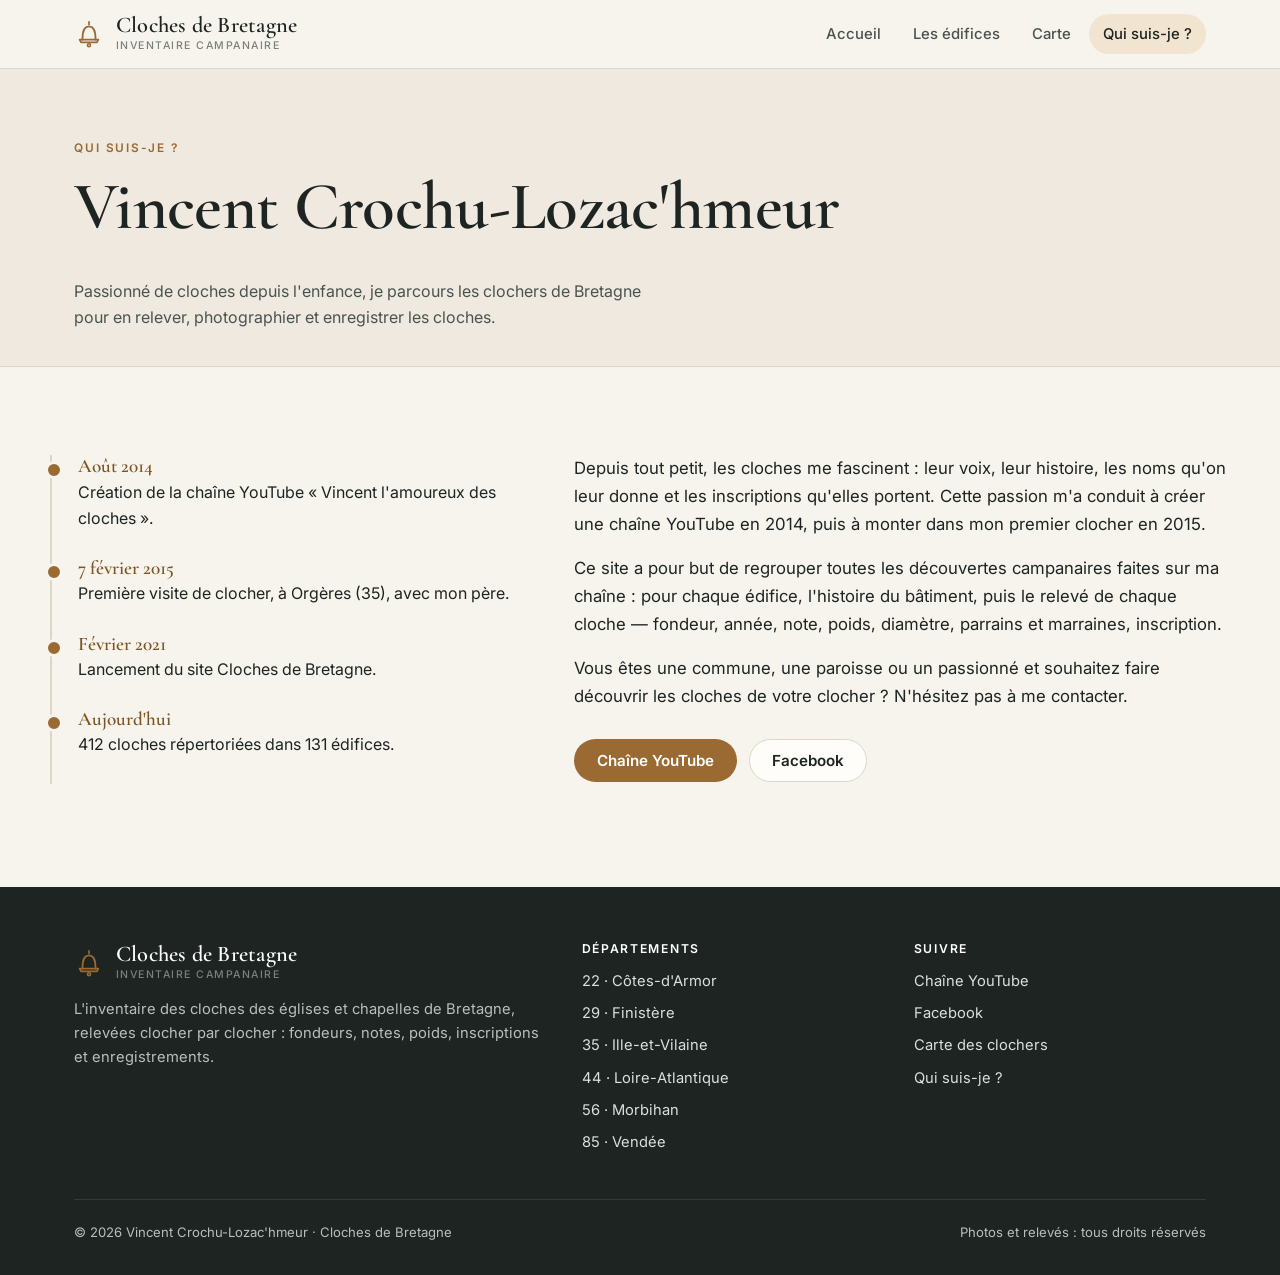
<file: a-propos.html>
<!doctype html>
<html lang="fr">
<head>
<meta charset="utf-8">
<meta name="viewport" content="width=device-width, initial-scale=1">
<title>Qui suis-je ? | Cloches de Bretagne</title>
<meta name="description" content="Vincent Crochu-Lozac'hmeur, passionné de campanologie, auteur de la chaîne YouTube « Vincent l'amoureux des cloches ».">
<link rel="preconnect" href="https://fonts.googleapis.com">
<link rel="preconnect" href="https://fonts.gstatic.com" crossorigin>
<link href="https://fonts.googleapis.com/css2?family=Cormorant+Garamond:ital,wght@0,500;0,600;1,500&family=Inter:wght@400;500;600&display=swap" rel="stylesheet">
<link rel="stylesheet" href="assets/style.css">
<link rel="icon" href="assets/favicon.svg">
</head>
<body data-page="apropos">
<main id="main">
  <div class="page-head"><div class="wrap">
    <span class="eyebrow">Qui suis-je ?</span><h1>Vincent Crochu-Lozac'hmeur</h1>
    <p>Passionné de cloches depuis l'enfance, je parcours les clochers de Bretagne pour en relever, photographier et enregistrer les cloches.</p>
  </div></div>
  <div class="wrap section">
    <div class="about">
      <ol class="timeline">
        <li><time>Août 2014</time>Création de la chaîne YouTube « Vincent l'amoureux des cloches ».</li>
        <li><time>7 février 2015</time>Première visite de clocher, à Orgères (35), avec mon père.</li>
        <li><time>Février 2021</time>Lancement du site Cloches de Bretagne.</li>
        <li><time>Aujourd'hui</time>412 cloches répertoriées dans 131 édifices.</li>
      </ol>
      <div class="prose">
        <p>Depuis tout petit, les cloches me fascinent : leur voix, leur histoire, les noms qu'on leur donne et les inscriptions qu'elles portent. Cette passion m'a conduit à créer une chaîne YouTube en 2014, puis à monter dans mon premier clocher en 2015.</p>
        <p>Ce site a pour but de regrouper toutes les découvertes campanaires faites sur ma chaîne : pour chaque édifice, l'histoire du bâtiment, puis le relevé de chaque cloche — fondeur, année, note, poids, diamètre, parrains et marraines, inscription.</p>
        <p>Vous êtes une commune, une paroisse ou un passionné et souhaitez faire découvrir les cloches de votre clocher ? N'hésitez pas à me contacter.</p>
        <p style="display:flex;gap:12px;flex-wrap:wrap;margin-top:28px">
          <a class="btn btn-primary" href="https://www.youtube.com/channel/UCS46PbsI2C1U1CsxqMljhxg" target="_blank" rel="noopener">Chaîne YouTube</a>
          <a class="btn btn-line" href="https://www.facebook.com/profile.php?id=100012749742581" target="_blank" rel="noopener">Facebook</a>
        </p>
      </div>
    </div>
  </div>
</main>
<script src="assets/data.js"></script>
<script src="assets/app.js"></script>
</body>
</html>
</file>
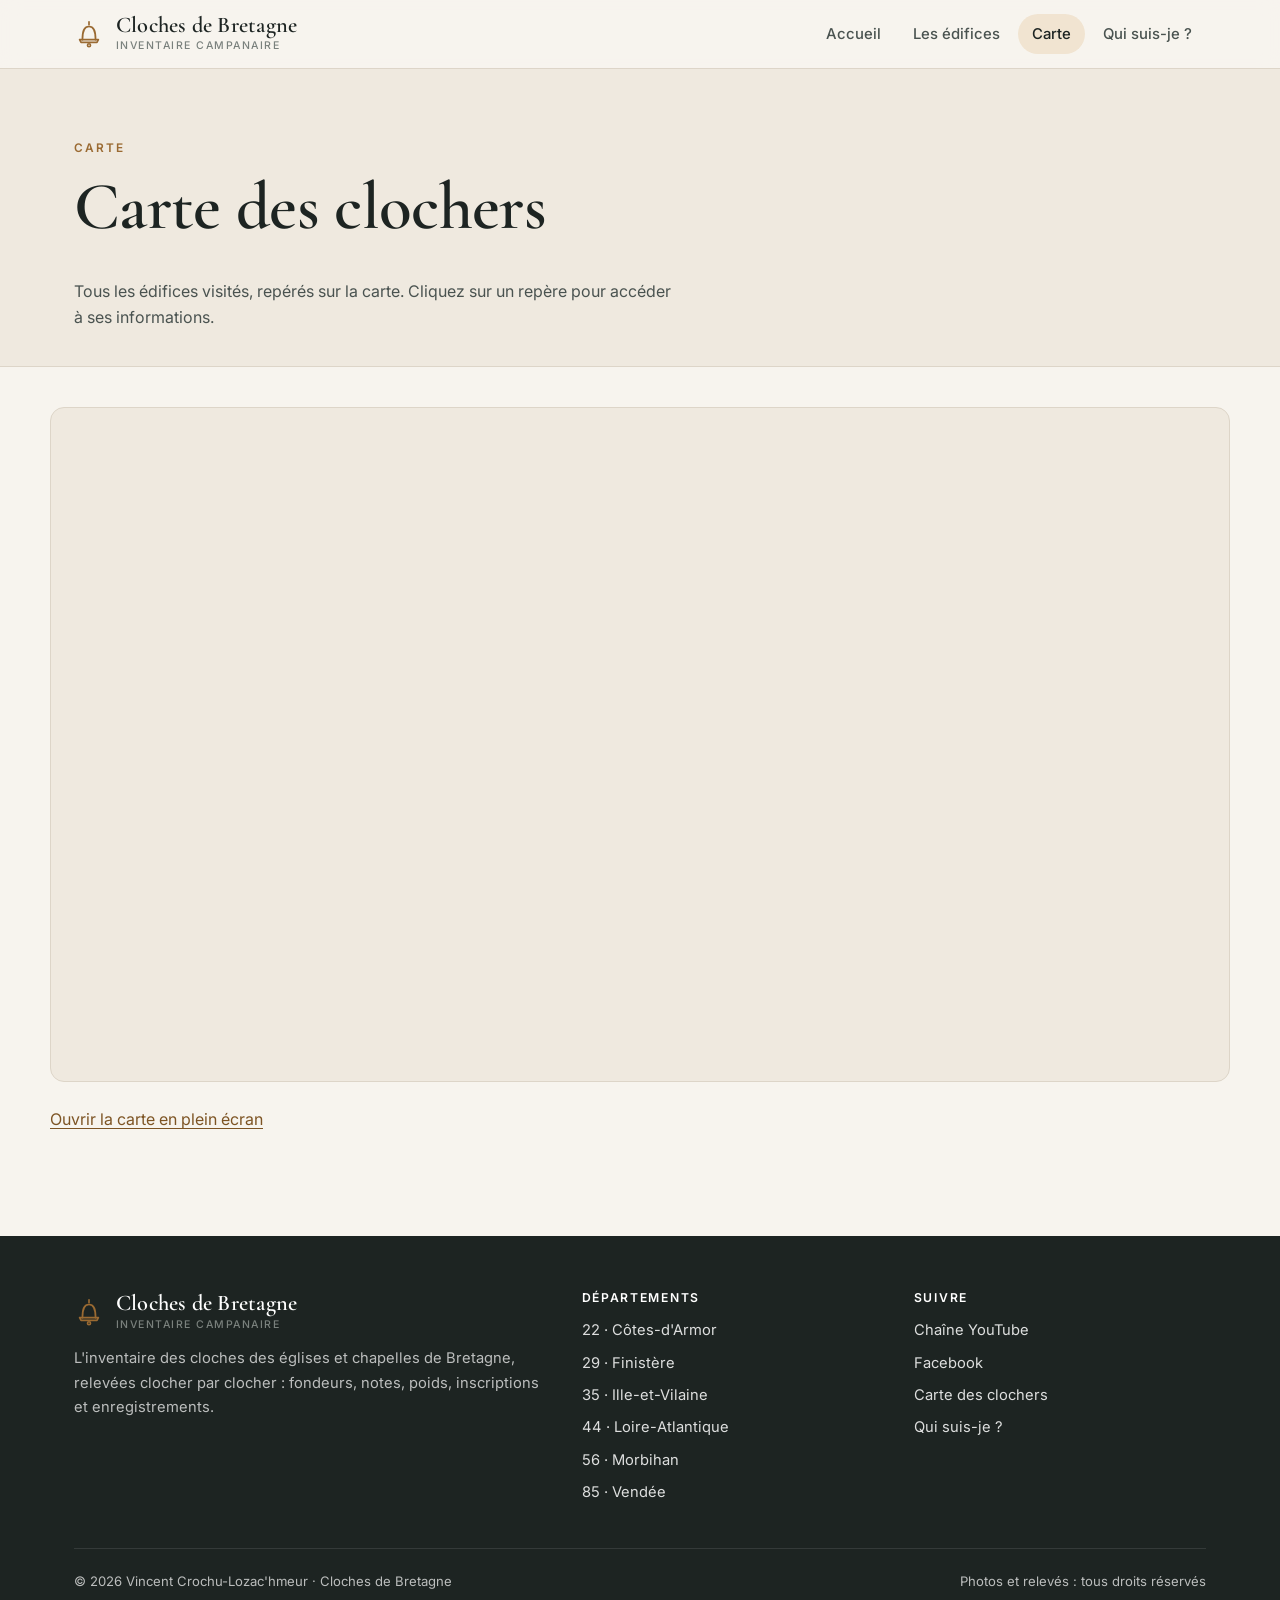
<file: carte.html>
<!doctype html>
<html lang="fr">
<head>
<meta charset="utf-8">
<meta name="viewport" content="width=device-width, initial-scale=1">
<title>Carte des clochers | Cloches de Bretagne</title>
<meta name="description" content="Carte de tous les clochers visités et des cloches répertoriées en Bretagne.">
<link rel="preconnect" href="https://fonts.googleapis.com">
<link rel="preconnect" href="https://fonts.gstatic.com" crossorigin>
<link href="https://fonts.googleapis.com/css2?family=Cormorant+Garamond:ital,wght@0,500;0,600;1,500&family=Inter:wght@400;500;600&display=swap" rel="stylesheet">
<link rel="stylesheet" href="assets/style.css">
<link rel="icon" href="assets/favicon.svg">
</head>
<body data-page="carte">
<main id="main">
  <div class="page-head"><div class="wrap">
    <span class="eyebrow">Carte</span><h1>Carte des clochers</h1>
    <p>Tous les édifices visités, repérés sur la carte. Cliquez sur un repère pour accéder à ses informations.</p>
  </div></div>
  <div class="wrap section" style="padding-top:40px">
    <iframe class="map-frame" src="https://www.google.com/maps/d/embed?mid=1NNnH5r6d9JB9Y7G9RYxxBwg8gZaHZCq2" title="Carte des clochers visités" loading="lazy"></iframe>
    <p style="margin-top:16px"><a href="https://www.google.com/maps/d/viewer?mid=1NNnH5r6d9JB9Y7G9RYxxBwg8gZaHZCq2" target="_blank" rel="noopener">Ouvrir la carte en plein écran</a></p>
  </div>
</main>
<script src="assets/data.js"></script>
<script src="assets/app.js"></script>
</body>
</html>
</file>
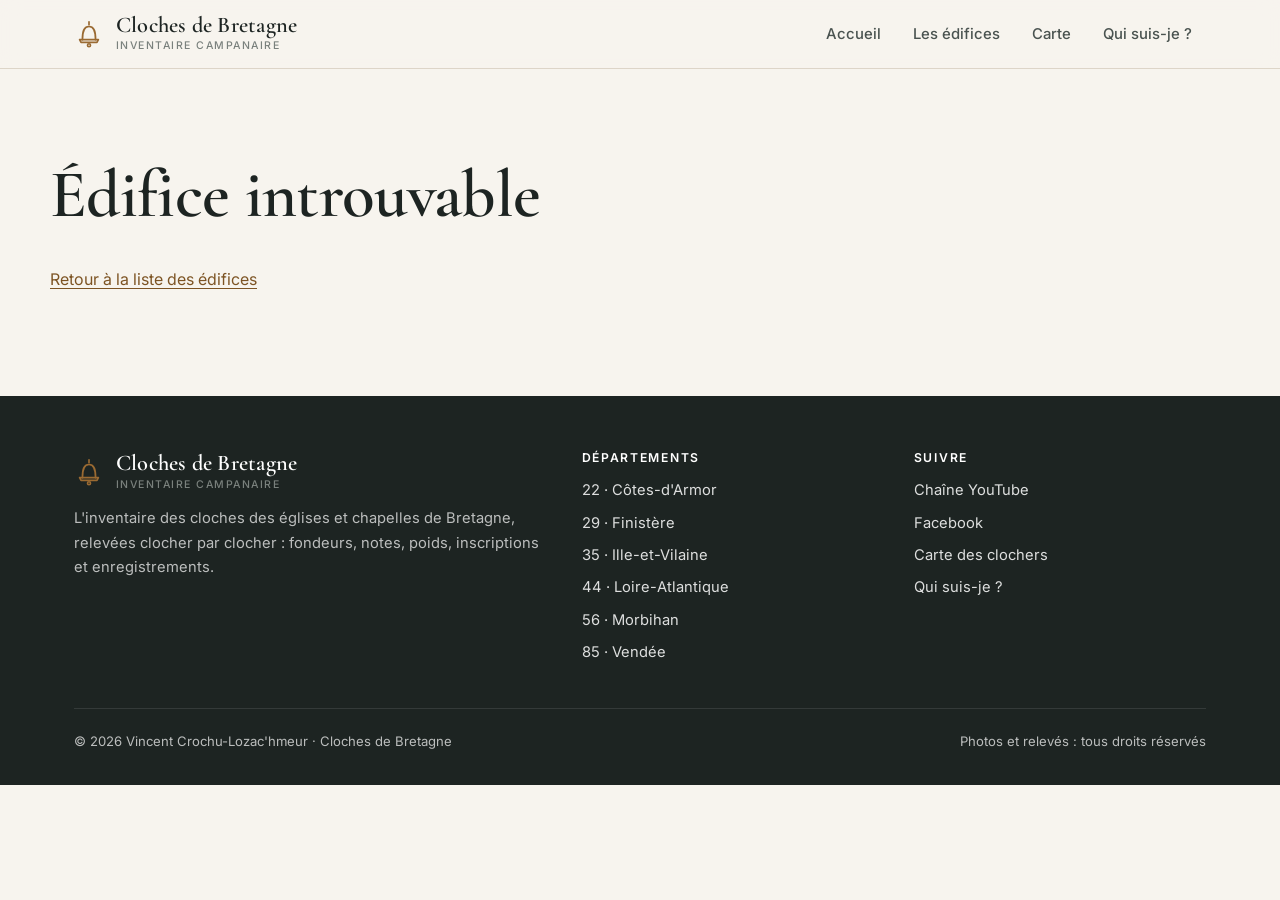
<file: edifice.html>
<!doctype html>
<html lang="fr">
<head>
<meta charset="utf-8">
<meta name="viewport" content="width=device-width, initial-scale=1">
<title>Fiche édifice | Cloches de Bretagne</title>
<meta name="description" content="Relevé campanaire : histoire de l'édifice, cloches, fondeurs, notes et inscriptions.">
<link rel="preconnect" href="https://fonts.googleapis.com">
<link rel="preconnect" href="https://fonts.gstatic.com" crossorigin>
<link href="https://fonts.googleapis.com/css2?family=Cormorant+Garamond:ital,wght@0,500;0,600;1,500&family=Inter:wght@400;500;600&display=swap" rel="stylesheet">
<link rel="stylesheet" href="assets/style.css">
<link rel="icon" href="assets/favicon.svg">
</head>
<body data-page="fiche">
<main id="main"></main>
<script src="assets/data.js"></script>
<script src="assets/app.js"></script>
</body>
</html>
</file>
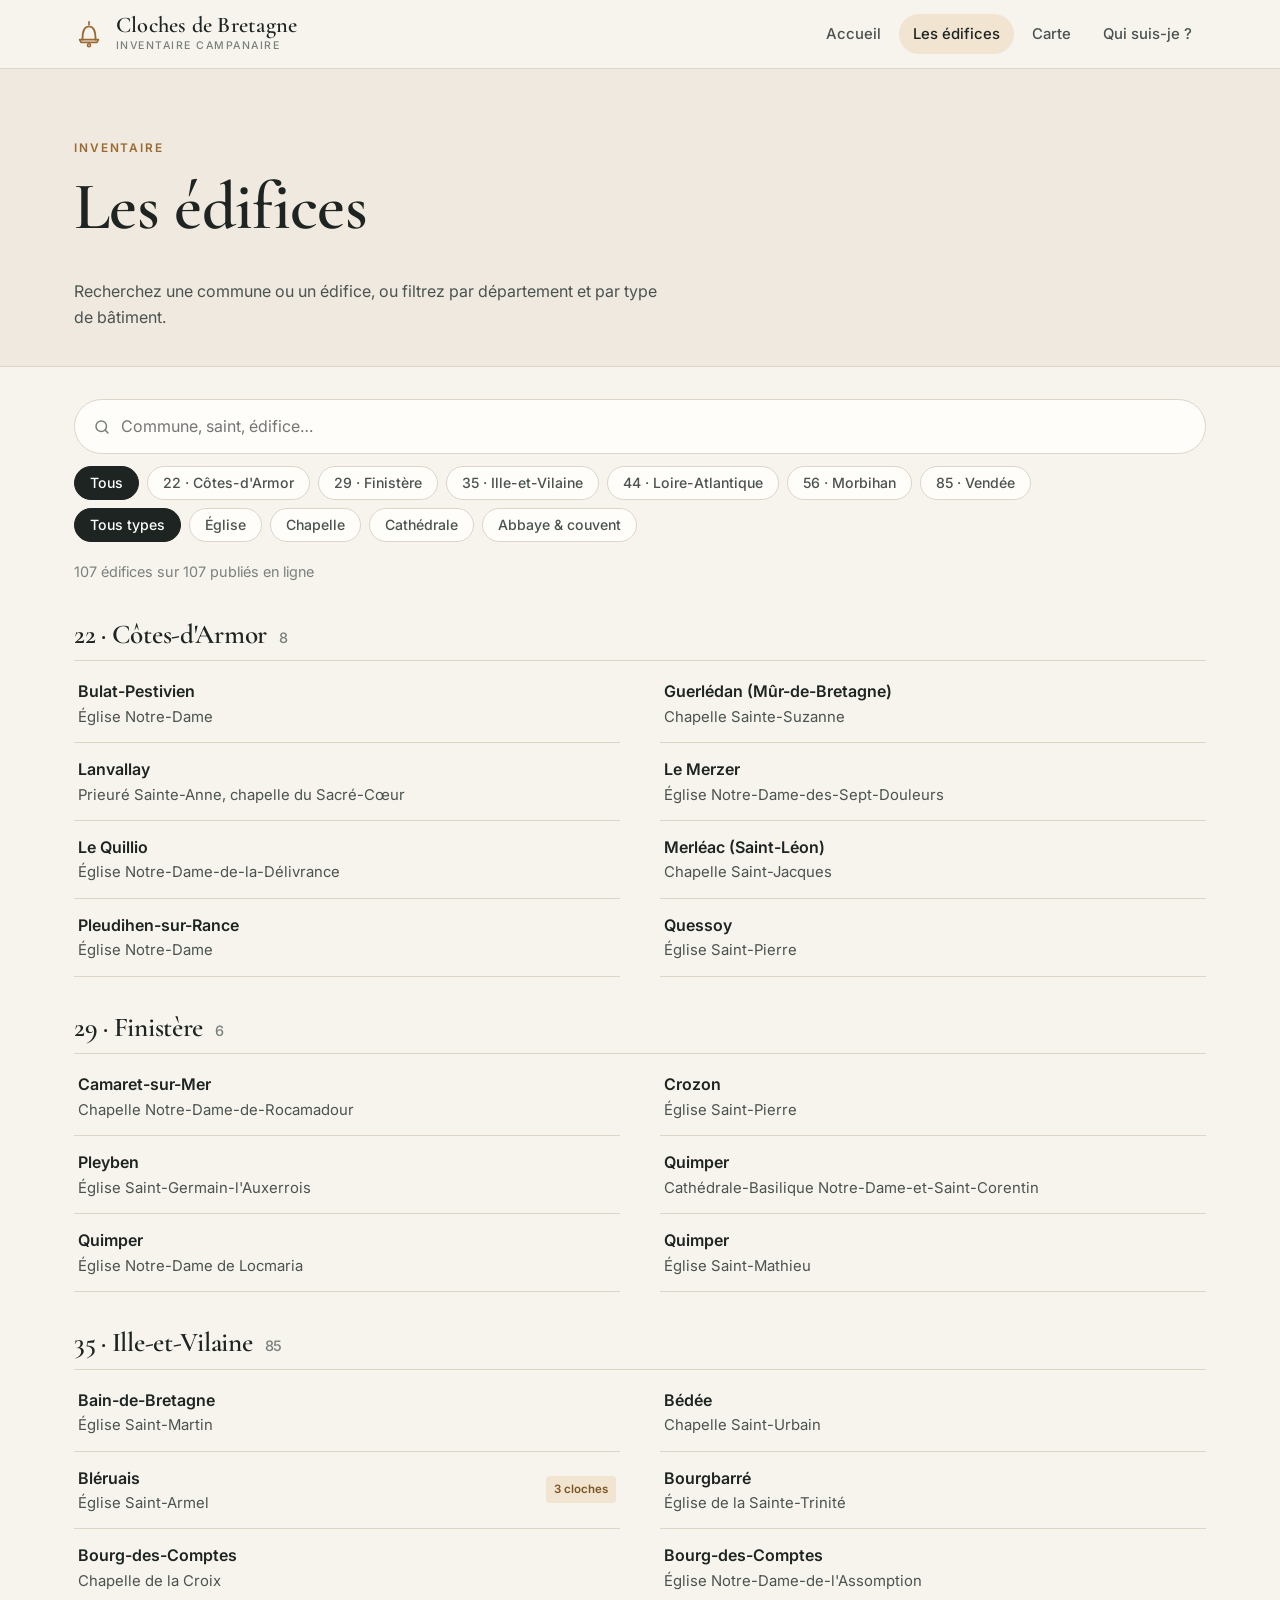
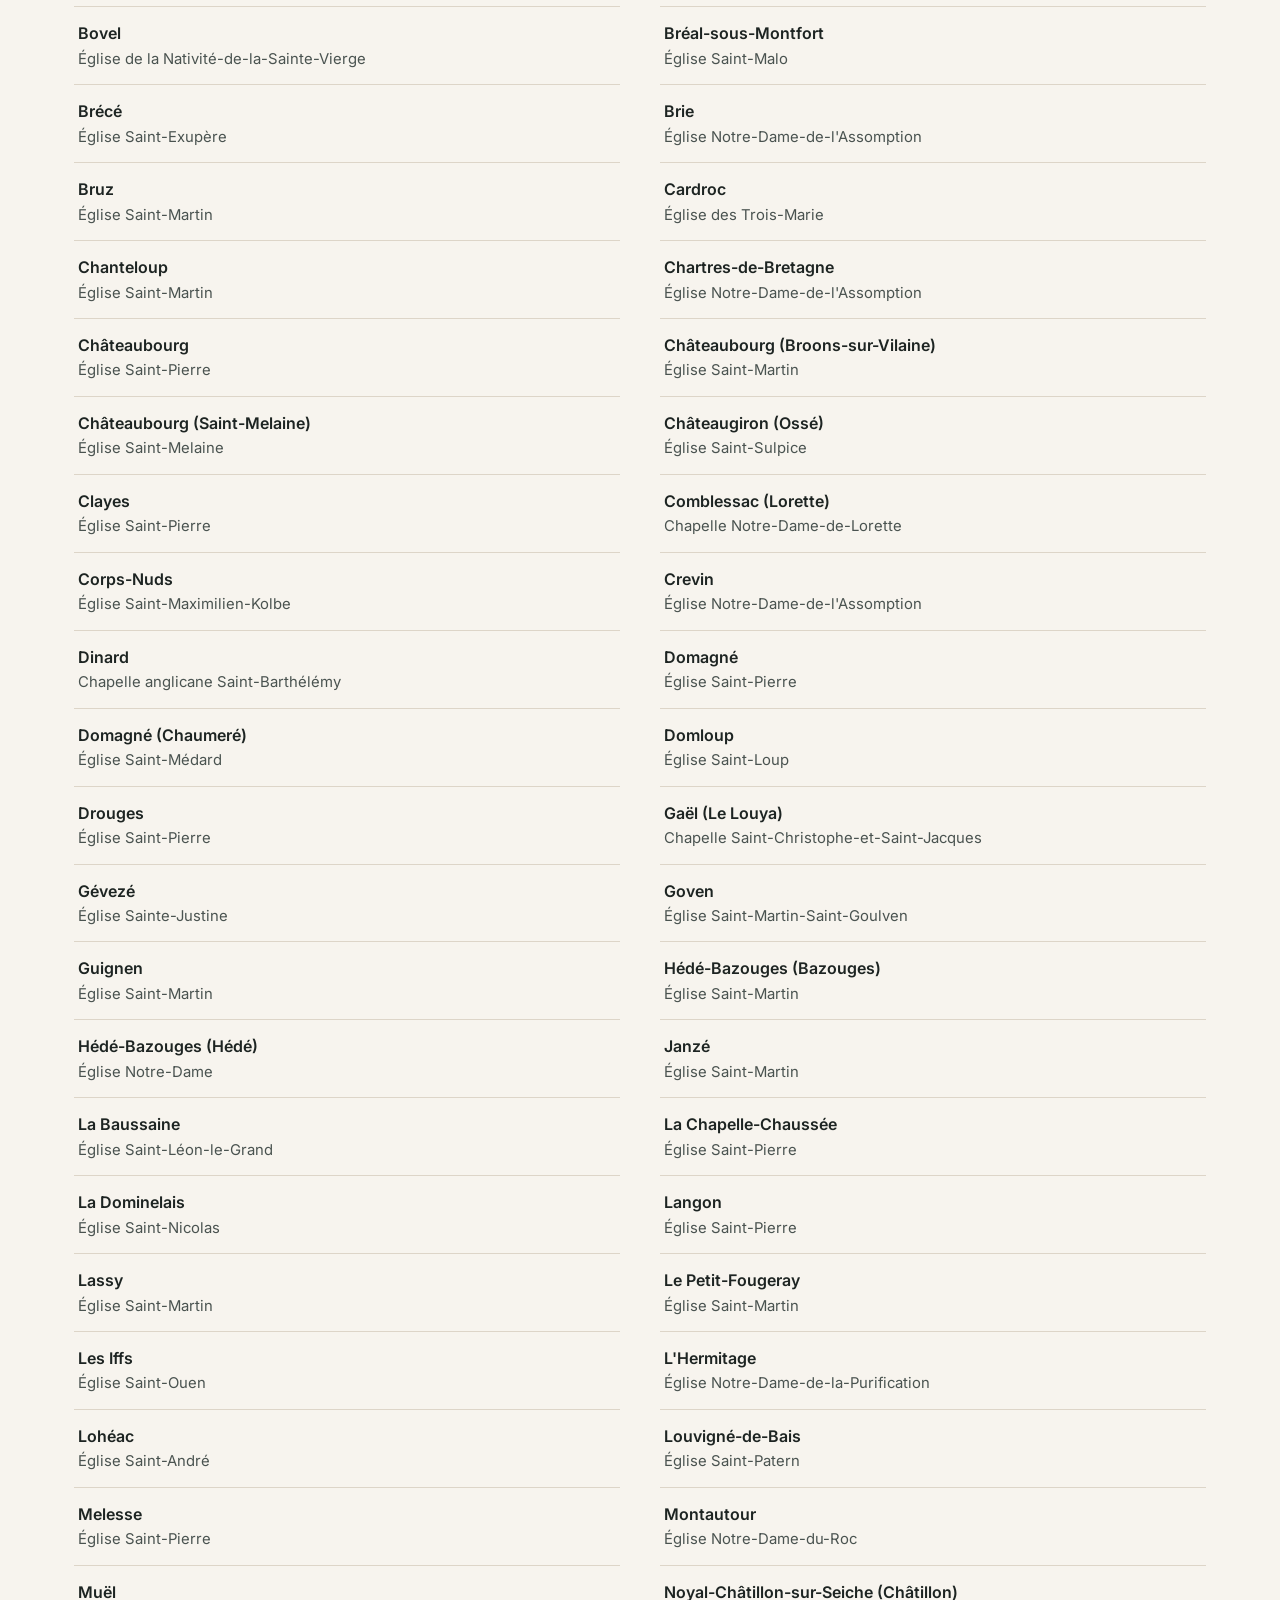
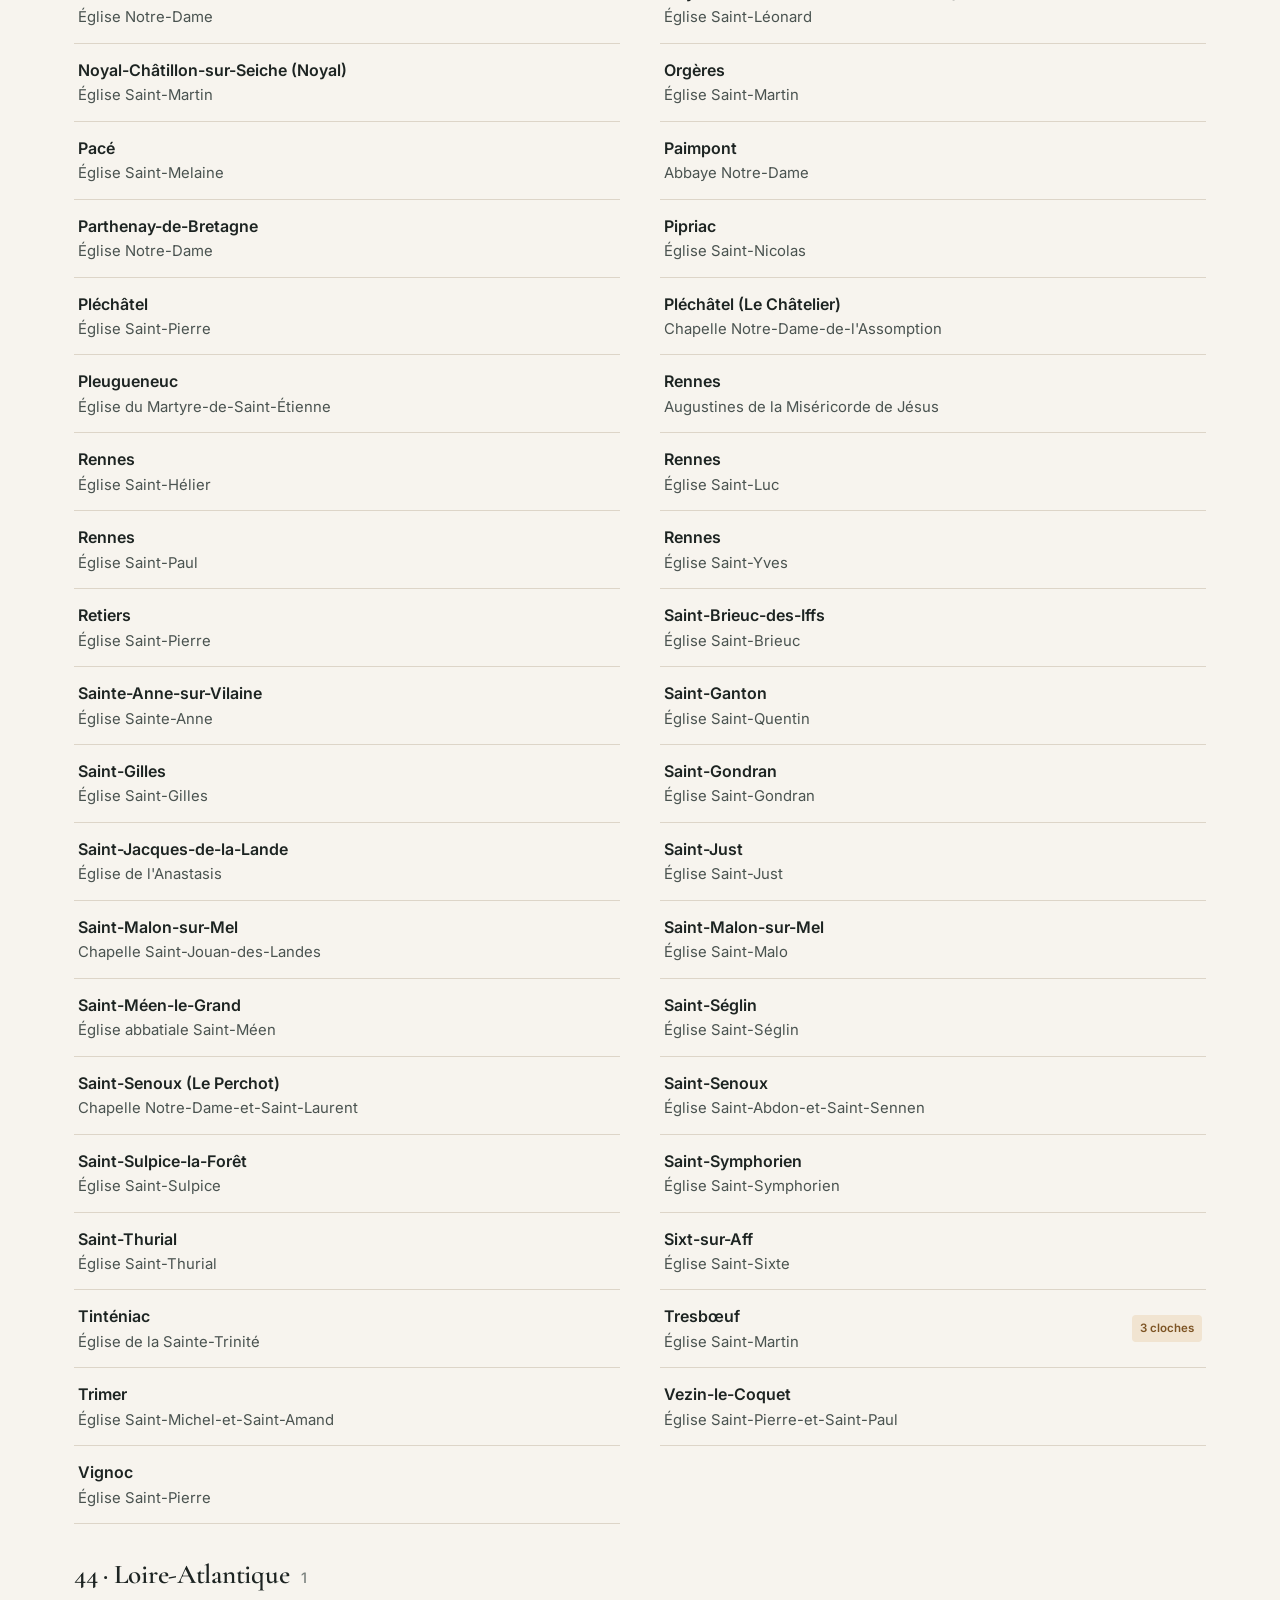
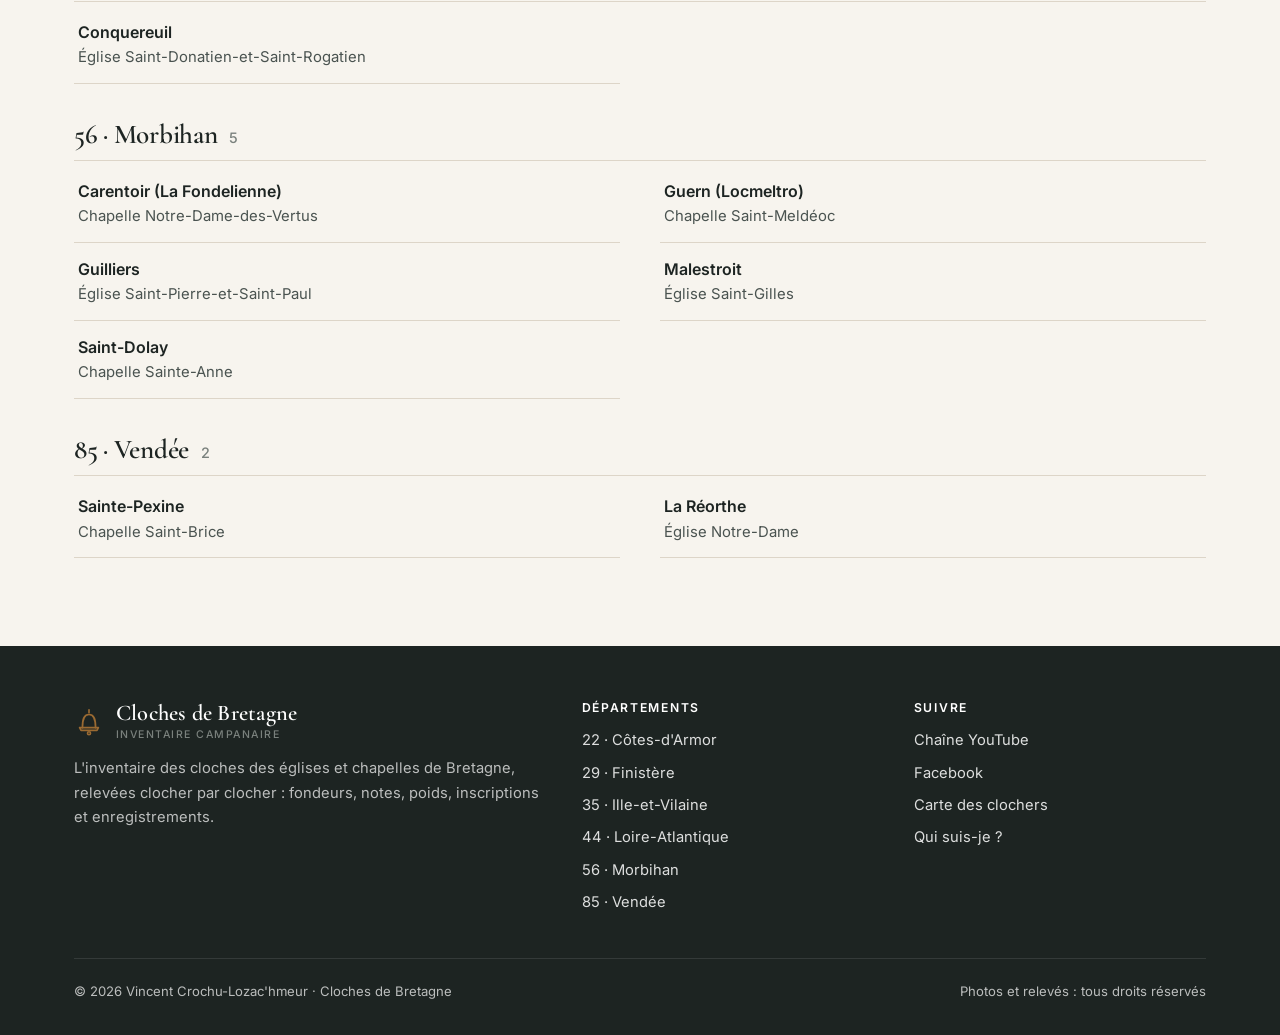
<file: edifices.html>
<!doctype html>
<html lang="fr">
<head>
<meta charset="utf-8">
<meta name="viewport" content="width=device-width, initial-scale=1">
<title>Les édifices | Cloches de Bretagne</title>
<meta name="description" content="Recherchez parmi les églises et chapelles de Bretagne dont les cloches ont été relevées.">
<link rel="preconnect" href="https://fonts.googleapis.com">
<link rel="preconnect" href="https://fonts.gstatic.com" crossorigin>
<link href="https://fonts.googleapis.com/css2?family=Cormorant+Garamond:ital,wght@0,500;0,600;1,500&family=Inter:wght@400;500;600&display=swap" rel="stylesheet">
<link rel="stylesheet" href="assets/style.css">
<link rel="icon" href="assets/favicon.svg">
</head>
<body data-page="edifices">
<main id="main">
  <div class="page-head"><div class="wrap">
    <span class="eyebrow">Inventaire</span><h1>Les édifices</h1>
    <p>Recherchez une commune ou un édifice, ou filtrez par département et par type de bâtiment.</p>
  </div></div>
  <div class="wrap" style="padding-bottom:88px">
    <div class="filters">
      <label class="search"><svg viewBox="0 0 24 24" fill="none" stroke="currentColor" stroke-width="2" stroke-linecap="round"><circle cx="11" cy="11" r="7"/><path d="m20 20-3.5-3.5"/></svg>
        <input id="q" type="search" placeholder="Commune, saint, édifice…" aria-label="Rechercher" autocomplete="off"></label>
    </div>
    <div class="chips" id="chips-dept" style="margin-top:12px"></div>
    <div class="chips" id="chips-type" style="margin-top:8px"></div>
    <p class="result-count" id="count"></p>
    <div id="results"></div>
  </div>
</main>
<script src="assets/data.js"></script>
<script src="assets/app.js"></script>
</body>
</html>
</file>
<file: assets/style.css>
:root {
  --paper: #f7f4ee;
  --paper-2: #efe9df;
  --card: #fffdf9;
  --ink: #1d2422;
  --ink-2: #4a5350;
  --muted: #7a817d;
  --line: #ddd5c8;
  --bronze: #9a6a32;
  --bronze-2: #7d5424;
  --bronze-soft: #f1e4d1;
  --slate: #2a3533;
  --radius: 10px;
  --shadow: 0 1px 2px rgba(29, 36, 34, .06), 0 8px 24px rgba(29, 36, 34, .06);
  --serif: "Cormorant Garamond", Georgia, "Times New Roman", serif;
  --sans: "Inter", system-ui, -apple-system, "Segoe UI", Roboto, sans-serif;
  --wrap: 1180px;
  color-scheme: light;
}

* { box-sizing: border-box; }
html { scroll-behavior: smooth; }
body {
  margin: 0;
  background: var(--paper);
  color: var(--ink);
  font: 16px/1.65 var(--sans);
  -webkit-font-smoothing: antialiased;
}
img { max-width: 100%; display: block; }
a { color: var(--bronze-2); text-decoration-thickness: 1px; text-underline-offset: 3px; }
a:hover { color: var(--bronze); }
h1, h2, h3 { font-family: var(--serif); font-weight: 600; line-height: 1.12; margin: 0 0 .5em; letter-spacing: -.01em; }
h1 { font-size: clamp(2.4rem, 5.5vw, 4.2rem); }
h2 { font-size: clamp(1.8rem, 3.4vw, 2.6rem); }
h3 { font-size: 1.45rem; }
p { margin: 0 0 1em; }

.wrap { width: 100%; max-width: var(--wrap); margin: 0 auto; padding: 0 24px; }
@media (max-width: 600px) { .wrap { padding: 0 16px; } }

.eyebrow {
  font: 600 .74rem/1 var(--sans);
  letter-spacing: .16em;
  text-transform: uppercase;
  color: var(--bronze);
  margin-bottom: 14px;
  display: inline-block;
}

/* ---------- En-tête ---------- */
.site-header {
  position: sticky; top: 0; z-index: 50;
  background: rgba(247, 244, 238, .92);
  backdrop-filter: blur(10px);
  border-bottom: 1px solid var(--line);
}
.site-header .wrap { display: flex; align-items: center; justify-content: space-between; height: 68px; gap: 24px; }
.brand { display: flex; align-items: center; gap: 12px; color: var(--ink); text-decoration: none; }
.brand svg { width: 30px; height: 30px; color: var(--bronze); flex: none; }
.brand-name { font: 600 1.4rem/1 var(--serif); letter-spacing: .01em; }
.brand-name small { display: block; font: 500 .66rem/1.4 var(--sans); letter-spacing: .14em; text-transform: uppercase; color: var(--muted); margin-top: 3px; }
.nav { display: flex; gap: 4px; }
.nav a {
  color: var(--ink-2); text-decoration: none; font-size: .93rem; font-weight: 500;
  padding: 8px 14px; border-radius: 999px;
}
.nav a:hover { color: var(--ink); background: var(--paper-2); }
.nav a[aria-current="page"] { color: var(--ink); background: var(--bronze-soft); }
.nav-toggle { display: none; background: none; border: 1px solid var(--line); border-radius: 8px; padding: 8px 10px; color: var(--ink); cursor: pointer; }
@media (max-width: 820px) {
  .nav-toggle { display: block; }
  .nav {
    position: absolute; top: 68px; left: 0; right: 0;
    flex-direction: column; padding: 12px 16px 20px; gap: 2px;
    background: var(--paper); border-bottom: 1px solid var(--line);
    display: none;
  }
  .nav.open { display: flex; }
  .nav a { padding: 12px 14px; border-radius: 8px; }
}

/* ---------- Boutons ---------- */
.btn {
  display: inline-flex; align-items: center; gap: 10px;
  padding: 13px 22px; border-radius: 999px;
  font: 600 .95rem/1 var(--sans); text-decoration: none; cursor: pointer;
  border: 1px solid transparent; transition: background .15s, color .15s, border-color .15s;
}
.btn svg { width: 18px; height: 18px; }
.btn-primary { background: var(--bronze); color: #fff; }
.btn-primary:hover { background: var(--bronze-2); color: #fff; }
.btn-ghost { border-color: rgba(255,255,255,.5); color: #fff; }
.btn-ghost:hover { background: rgba(255,255,255,.12); color: #fff; }
.btn-line { border-color: var(--line); color: var(--ink); background: var(--card); }
.btn-line:hover { border-color: var(--bronze); color: var(--bronze-2); }

/* ---------- Hero ---------- */
.hero {
  position: relative; color: #fff; overflow: hidden;
  min-height: min(82vh, 720px); display: flex; align-items: flex-end;
  background: var(--slate);
}
.hero img { position: absolute; inset: 0; width: 100%; height: 100%; object-fit: cover; }
.hero::after {
  content: ""; position: absolute; inset: 0;
  background: linear-gradient(90deg, rgba(20,26,25,.7) 0%, rgba(20,26,25,.2) 65%), linear-gradient(180deg, rgba(20,26,25,.1) 40%, rgba(20,26,25,.75) 100%);
}
.hero .wrap { position: relative; z-index: 1; padding-top: 120px; padding-bottom: 72px; }
.hero .eyebrow { color: #e6c79c; }
.hero h1, .hero .eyebrow, .hero p.lead { text-shadow: 0 1px 18px rgba(0,0,0,.45); }
.hero h1 { max-width: 14ch; margin-bottom: 18px; }
.hero p.lead { font-size: 1.15rem; max-width: 52ch; color: rgba(255,255,255,.88); margin-bottom: 30px; }
.hero-actions { display: flex; flex-wrap: wrap; gap: 12px; }

/* ---------- Chiffres ---------- */
.stats { background: var(--slate); color: #fff; }
.stats .wrap { display: grid; grid-template-columns: repeat(4, 1fr); }
.stat { padding: 30px 20px; border-left: 1px solid rgba(255,255,255,.1); }
.stat:first-child { border-left: 0; padding-left: 0; }
.stat b { display: block; font: 600 2.6rem/1 var(--serif); color: #e6c79c; margin-bottom: 6px; }
.stat span { font-size: .88rem; color: rgba(255,255,255,.72); }
@media (max-width: 760px) {
  .stats .wrap { grid-template-columns: repeat(2, 1fr); }
  .stat { padding: 22px 0 22px 16px; }
  .stat:nth-child(odd) { border-left: 0; padding-left: 0; }
  .stat:nth-child(n+3) { border-top: 1px solid rgba(255,255,255,.1); }
}

/* ---------- Sections ---------- */
.section { padding: 88px 0; }
.section.alt { background: var(--paper-2); }
.section-head { display: flex; justify-content: space-between; align-items: flex-end; gap: 24px; margin-bottom: 36px; flex-wrap: wrap; }
.section-head p { color: var(--ink-2); max-width: 56ch; margin: 0; }
@media (max-width: 600px) { .section { padding: 60px 0; } }

/* ---------- Cartes articles ---------- */
.cards { display: grid; grid-template-columns: repeat(4, 1fr); gap: 24px; }
.cards .card:first-child { grid-column: span 2; grid-row: span 2; }
.cards .card:first-child .card-img { aspect-ratio: auto; flex: 1; min-height: 300px; }
.cards .card:first-child h3 { font-size: 2rem; }
@media (max-width: 900px) {
  .cards { grid-template-columns: 1fr 1fr; }
  .cards .card:first-child { grid-column: span 2; grid-row: auto; }
}
@media (max-width: 600px) {
  .cards { grid-template-columns: 1fr; }
  .cards .card:first-child { grid-column: auto; }
}
.card {
  background: var(--card); border: 1px solid var(--line); border-radius: var(--radius);
  overflow: hidden; display: flex; flex-direction: column; text-decoration: none; color: inherit;
  transition: transform .2s, box-shadow .2s;
}
.card:hover { transform: translateY(-3px); box-shadow: var(--shadow); color: inherit; }
.card-img { aspect-ratio: 3 / 2; background: var(--paper-2) center/cover no-repeat; }
.card-body { padding: 18px 20px 22px; }
.card-body h3 { margin-bottom: 4px; }
.card-meta { font-size: .84rem; color: var(--muted); }
.tag {
  display: inline-block; font: 600 .7rem/1 var(--sans); letter-spacing: .08em; text-transform: uppercase;
  padding: 5px 9px; border-radius: 4px; background: var(--bronze-soft); color: var(--bronze-2); margin-bottom: 10px;
}

/* ---------- Départements ---------- */
.depts { display: grid; grid-template-columns: repeat(auto-fill, minmax(210px, 1fr)); gap: 16px; }
.dept {
  display: block; padding: 22px; border-radius: var(--radius); text-decoration: none; color: var(--ink);
  background: var(--card); border: 1px solid var(--line); transition: border-color .15s, box-shadow .15s;
}
.dept:hover { border-color: var(--bronze); box-shadow: var(--shadow); color: var(--ink); }
.dept .num { font: 600 2.4rem/1 var(--serif); color: var(--bronze); }
.dept .name { font-weight: 600; margin: 6px 0 2px; }
.dept .count { font-size: .85rem; color: var(--muted); }

/* ---------- À paraître + YouTube ---------- */
.split { display: grid; grid-template-columns: 1fr 1fr; gap: 56px; align-items: start; }
@media (max-width: 860px) { .split { grid-template-columns: 1fr; gap: 40px; } }
.upcoming { list-style: none; padding: 0; margin: 0; border-top: 1px solid var(--line); }
.upcoming li { display: flex; align-items: center; gap: 16px; padding: 16px 0; border-bottom: 1px solid var(--line); }
.upcoming .badge { font: 600 .8rem/1 var(--sans); color: var(--bronze-2); background: var(--bronze-soft); border-radius: 6px; padding: 7px 0; width: 42px; text-align: center; flex: none; }
.upcoming .soon { margin-left: auto; font-size: .8rem; color: var(--muted); }
.yt-panel { background: var(--slate); color: #fff; border-radius: 14px; padding: 36px; }
.yt-panel h2 { color: #fff; }
.yt-panel p { color: rgba(255,255,255,.78); }
.video { position: relative; aspect-ratio: 16 / 9; border-radius: var(--radius); overflow: hidden; background: #000; margin: 22px 0 24px; }
.video iframe { position: absolute; inset: 0; width: 100%; height: 100%; border: 0; }

/* ---------- Catalogue ---------- */
.page-head { padding: 64px 0 36px; border-bottom: 1px solid var(--line); background: var(--paper-2); }
.page-head p { color: var(--ink-2); max-width: 60ch; margin: 0; }
.filters { display: flex; flex-wrap: wrap; gap: 12px; align-items: center; margin: 32px 0 8px; }
.search {
  flex: 1 1 280px; display: flex; align-items: center; gap: 10px;
  background: var(--card); border: 1px solid var(--line); border-radius: 999px; padding: 0 18px;
}
.search:focus-within { border-color: var(--bronze); }
.search svg { width: 18px; height: 18px; color: var(--muted); flex: none; }
.search input { border: 0; background: none; font: inherit; padding: 13px 0; width: 100%; color: var(--ink); outline: none; }
.chips { display: flex; flex-wrap: wrap; gap: 8px; }
.chip {
  border: 1px solid var(--line); background: var(--card); color: var(--ink-2);
  padding: 9px 15px; border-radius: 999px; font: 500 .88rem/1 var(--sans); cursor: pointer;
}
.chip:hover { border-color: var(--bronze); }
.chip[aria-pressed="true"] { background: var(--ink); color: #fff; border-color: var(--ink); }
.result-count { color: var(--muted); font-size: .9rem; margin: 18px 0 8px; }
.group { margin-top: 36px; }
.group h2 { font-size: 1.7rem; display: flex; align-items: baseline; gap: 12px; border-bottom: 1px solid var(--line); padding-bottom: 10px; margin-bottom: 4px; }
.group h2 .n { font: 500 .9rem var(--sans); color: var(--muted); }
.list { list-style: none; margin: 0; padding: 0; display: grid; grid-template-columns: repeat(2, 1fr); column-gap: 40px; }
@media (max-width: 760px) { .list { grid-template-columns: 1fr; } }
.list a {
  display: flex; justify-content: space-between; align-items: center; gap: 12px;
  padding: 13px 4px; border-bottom: 1px solid var(--line); color: var(--ink); text-decoration: none;
}
.list a:hover { color: var(--bronze-2); }
.list .commune { font-weight: 600; }
.list .edifice { color: var(--ink-2); font-size: .93rem; display: block; }
.list .pill { font-size: .72rem; font-weight: 600; color: var(--bronze-2); background: var(--bronze-soft); padding: 4px 8px; border-radius: 4px; white-space: nowrap; }
.empty { padding: 40px 0; color: var(--muted); }

/* ---------- Fiche ---------- */
.crumbs { font-size: .86rem; color: var(--muted); margin-bottom: 18px; }
.crumbs a { color: var(--muted); }
.fiche-hero { display: grid; grid-template-columns: 1.1fr 1fr; gap: 48px; align-items: center; padding: 56px 0; }
.fiche-hero img { width: 100%; aspect-ratio: 4 / 3; object-fit: cover; border-radius: 14px; box-shadow: var(--shadow); }
.fiche-hero .lead { font-size: 1.15rem; color: var(--ink-2); }
@media (max-width: 860px) { .fiche-hero { grid-template-columns: 1fr; gap: 28px; padding: 36px 0; } }
.facts { display: flex; flex-wrap: wrap; gap: 28px; margin-top: 24px; padding-top: 22px; border-top: 1px solid var(--line); }
.facts b { display: block; font: 600 2rem/1 var(--serif); color: var(--bronze); }
.facts span { font-size: .84rem; color: var(--muted); }
.prose { max-width: 70ch; font-size: 1.05rem; }

.bells { display: grid; grid-template-columns: repeat(auto-fill, minmax(300px, 1fr)); gap: 20px; }
.bell { background: var(--card); border: 1px solid var(--line); border-radius: var(--radius); padding: 24px; }
.bell-top { display: flex; align-items: baseline; justify-content: space-between; gap: 12px; }
.bell h3 { margin: 0; }
.bell .note { font: 600 1.6rem/1 var(--serif); color: var(--bronze); white-space: nowrap; }
.bell .sub { color: var(--muted); font-size: .88rem; margin: 4px 0 16px; }
.bell dl { display: grid; grid-template-columns: auto 1fr; gap: 8px 16px; margin: 0; font-size: .93rem; }
.bell dt { color: var(--muted); }
.bell dd { margin: 0; }
.bell blockquote {
  margin: 18px 0 0; padding: 14px 16px; background: var(--paper-2); border-left: 3px solid var(--bronze);
  font: italic 500 .95rem/1.55 var(--serif); letter-spacing: .02em; color: var(--ink-2); border-radius: 0 6px 6px 0;
}

.compare { width: 100%; border-collapse: collapse; font-size: .95rem; background: var(--card); border: 1px solid var(--line); border-radius: var(--radius); overflow: hidden; }
.compare th, .compare td { padding: 12px 16px; text-align: left; border-bottom: 1px solid var(--line); }
.compare th { font: 600 .74rem/1 var(--sans); letter-spacing: .1em; text-transform: uppercase; color: var(--muted); background: var(--paper-2); }
.compare td.num { font-variant-numeric: tabular-nums; }
.table-scroll { overflow-x: auto; }
.bar { height: 6px; background: var(--bronze-soft); border-radius: 3px; min-width: 60px; }
.bar i { display: block; height: 100%; background: var(--bronze); border-radius: 3px; }

.notice {
  background: var(--card); border: 1px dashed var(--bronze); border-radius: var(--radius);
  padding: 28px; max-width: 640px;
}

/* ---------- À propos ---------- */
.about { display: grid; grid-template-columns: 1fr 1.4fr; gap: 56px; align-items: start; }
@media (max-width: 860px) { .about { grid-template-columns: 1fr; gap: 32px; } }
.timeline { list-style: none; padding: 0; margin: 0; border-left: 2px solid var(--line); }
.timeline li { position: relative; padding: 0 0 26px 26px; }
.timeline li::before { content: ""; position: absolute; left: -7px; top: 6px; width: 12px; height: 12px; border-radius: 50%; background: var(--bronze); border: 3px solid var(--paper); }
.timeline time { font: 600 1.2rem/1.2 var(--serif); color: var(--bronze-2); display: block; }

.map-frame { width: 100%; height: min(75vh, 680px); border: 1px solid var(--line); border-radius: 14px; background: var(--paper-2); }

/* ---------- Pied de page ---------- */
.site-footer { background: var(--ink); color: rgba(255,255,255,.7); padding: 56px 0 32px; font-size: .92rem; }
.site-footer a { color: rgba(255,255,255,.85); text-decoration: none; }
.site-footer a:hover { color: #e6c79c; }
.footer-grid { display: grid; grid-template-columns: 1.6fr 1fr 1fr; gap: 40px; }
@media (max-width: 760px) { .footer-grid { grid-template-columns: 1fr; gap: 28px; } }
.site-footer h4 { color: #fff; font: 600 .76rem/1 var(--sans); letter-spacing: .14em; text-transform: uppercase; margin: 0 0 14px; }
.site-footer ul { list-style: none; padding: 0; margin: 0; display: grid; gap: 8px; }
.site-footer .brand { color: #fff; margin-bottom: 14px; }
.footer-bottom { margin-top: 44px; padding-top: 22px; border-top: 1px solid rgba(255,255,255,.1); display: flex; justify-content: space-between; flex-wrap: wrap; gap: 12px; font-size: .82rem; }

.skip { position: absolute; left: -9999px; }
.skip:focus { left: 16px; top: 16px; z-index: 100; background: var(--ink); color: #fff; padding: 10px 14px; border-radius: 6px; }
:focus-visible { outline: 2px solid var(--bronze); outline-offset: 2px; }
</file>
